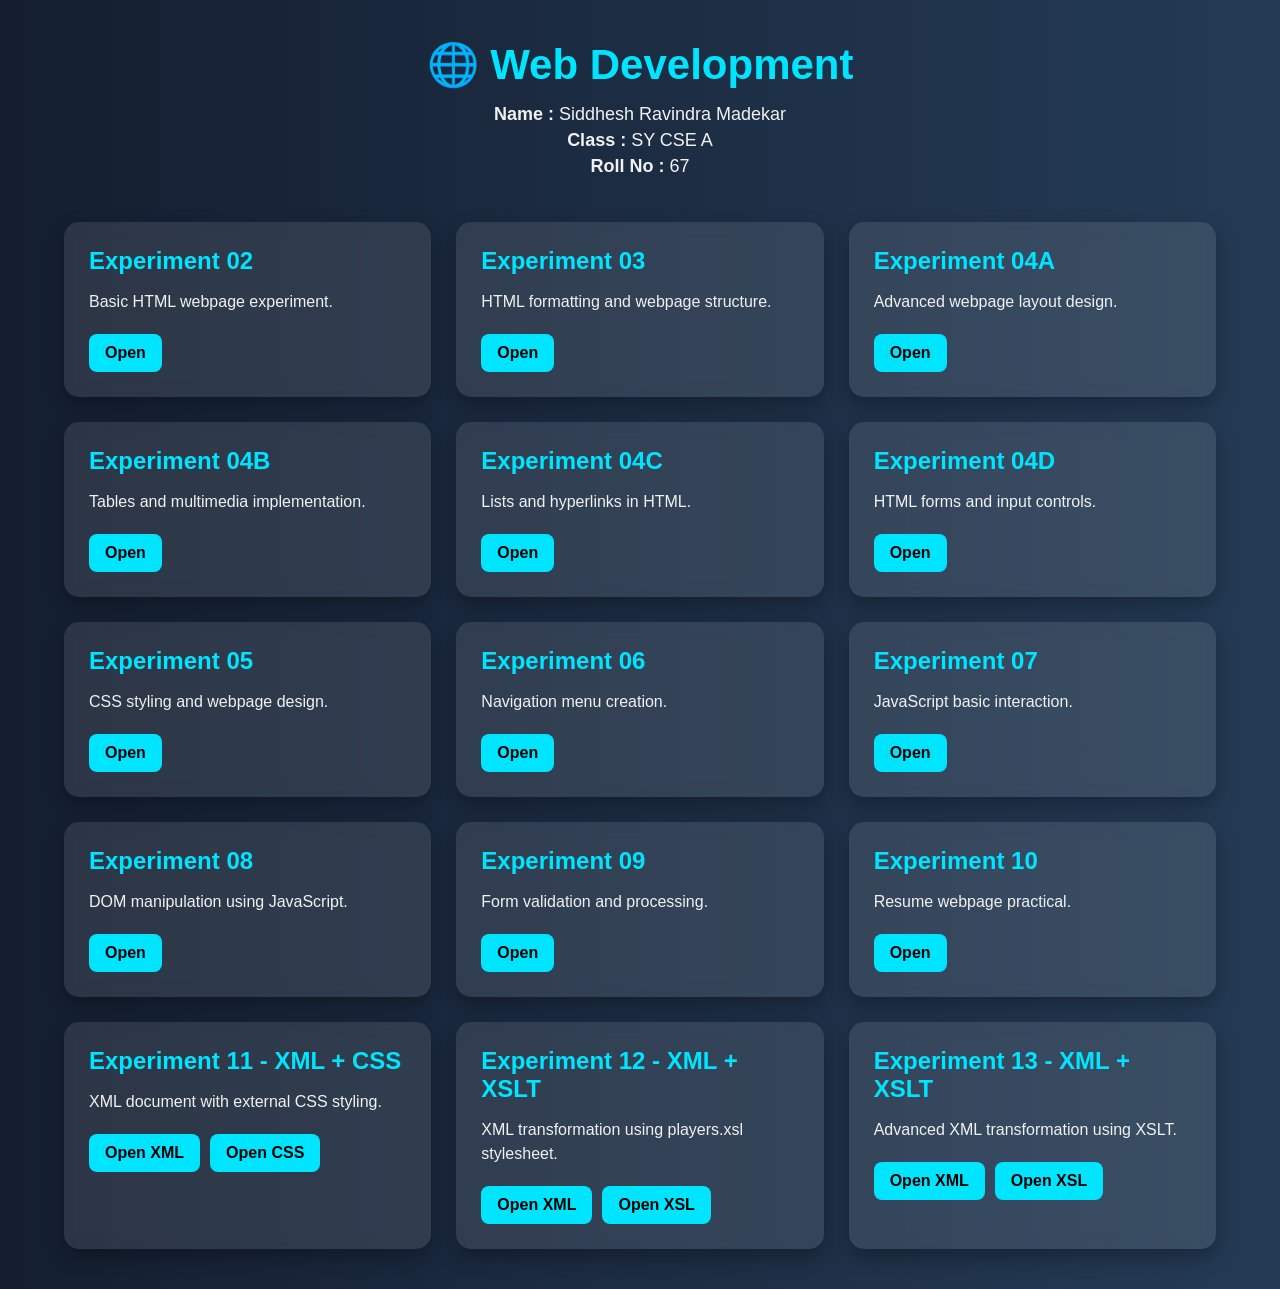
<file: index.html>
<!DOCTYPE html>
<html lang="en">
<head>
    <meta charset="UTF-8">
    <meta name="viewport" content="width=device-width, initial-scale=1.0">
    <title>Web Development Experiments</title>

    <style>

        *{
            margin:0;
            padding:0;
            box-sizing:border-box;
            font-family:Arial, Helvetica, sans-serif;
        }

        body{
            background:linear-gradient(to right,#141e30,#243b55);
            min-height:100vh;
            color:white;
        }

        header{
            text-align:center;
            padding:40px 20px;
        }

        header h1{
            font-size:42px;
            margin-bottom:15px;
            color:#00e5ff;
        }

        header p{
            font-size:18px;
            margin:5px 0;
            color:#f1f1f1;
        }

        .container{
            width:90%;
            margin:auto;
            display:grid;
            grid-template-columns:repeat(auto-fit,minmax(280px,1fr));
            gap:25px;
            padding-bottom:40px;
        }

        .card{
            background:rgba(255,255,255,0.1);
            padding:25px;
            border-radius:15px;
            backdrop-filter:blur(8px);
            box-shadow:0 8px 20px rgba(0,0,0,0.3);
            transition:0.4s;
        }

        .card:hover{
            transform:translateY(-10px);
            background:rgba(255,255,255,0.18);
        }

        .card h2{
            margin-bottom:15px;
            color:#00e5ff;
        }

        .card p{
            margin-bottom:20px;
            line-height:1.5;
            color:#f1f1f1;
        }

        .btn-group{
            display:flex;
            flex-wrap:wrap;
            gap:10px;
        }

        .btn-group a{
            text-decoration:none;
            background:#00e5ff;
            color:black;
            padding:10px 16px;
            border-radius:8px;
            font-weight:bold;
            transition:0.3s;
        }

        .btn-group a:hover{
            background:white;
            transform:scale(1.05);
        }

    </style>
</head>

<body>

    <header>
        <h1>🌐 Web Development</h1>
        <p><b>Name :</b> Siddhesh Ravindra Madekar</p>
        <p><b>Class :</b> SY CSE A</p>
        <p><b>Roll No :</b> 67</p>
    </header>

    <section class="container">

        <div class="card">
            <h2>Experiment 02</h2>
            <p>Basic HTML webpage experiment.</p>
            <div class="btn-group">
                <a href="Experiment02.html">Open</a>
            </div>
        </div>

        <div class="card">
            <h2>Experiment 03</h2>
            <p>HTML formatting and webpage structure.</p>
            <div class="btn-group">
                <a href="Experiment03.html">Open</a>
            </div>
        </div>

        <div class="card">
            <h2>Experiment 04A</h2>
            <p>Advanced webpage layout design.</p>
            <div class="btn-group">
                <a href="Experiment04A.html">Open</a>
            </div>
        </div>

        <div class="card">
            <h2>Experiment 04B</h2>
            <p>Tables and multimedia implementation.</p>
            <div class="btn-group">
                <a href="Experiment04B.html">Open</a>
            </div>
        </div>

        <div class="card">
            <h2>Experiment 04C</h2>
            <p>Lists and hyperlinks in HTML.</p>
            <div class="btn-group">
                <a href="Experiment04C.html">Open</a>
            </div>
        </div>

        <div class="card">
            <h2>Experiment 04D</h2>
            <p>HTML forms and input controls.</p>
            <div class="btn-group">
                <a href="Experiment04D.html">Open</a>
            </div>
        </div>

        <div class="card">
            <h2>Experiment 05</h2>
            <p>CSS styling and webpage design.</p>
            <div class="btn-group">
                <a href="Experiment05.html">Open</a>
            </div>
        </div>

        <div class="card">
            <h2>Experiment 06</h2>
            <p>Navigation menu creation.</p>
            <div class="btn-group">
                <a href="Experiment06.html">Open</a>
            </div>
        </div>

        <div class="card">
            <h2>Experiment 07</h2>
            <p>JavaScript basic interaction.</p>
            <div class="btn-group">
                <a href="Experiment07.html">Open</a>
            </div>
        </div>

        <div class="card">
            <h2>Experiment 08</h2>
            <p>DOM manipulation using JavaScript.</p>
            <div class="btn-group">
                <a href="Experiment08.html">Open</a>
            </div>
        </div>

        <div class="card">
            <h2>Experiment 09</h2>
            <p>Form validation and processing.</p>
            <div class="btn-group">
                <a href="Experiment09.html">Open</a>
            </div>
        </div>

        <div class="card">
            <h2>Experiment 10</h2>
            <p>Resume webpage practical.</p>
            <div class="btn-group">
                <a href="Experiment10.html">Open</a>
            </div>
        </div>

        <div class="card">
            <h2>Experiment 11 - XML + CSS</h2>
            <p>XML document with external CSS styling.</p>
            <div class="btn-group">
                <a href="Experiment11.xml">Open XML</a>
                <a href="style.css">Open CSS</a>
            </div>
        </div>

        <div class="card">
            <h2>Experiment 12 - XML + XSLT</h2>
            <p>XML transformation using players.xsl stylesheet.</p>
            <div class="btn-group">
                <a href="Experiment12.xml">Open XML</a>
                <a href="players.xsl">Open XSL</a>
            </div>
        </div>

        <div class="card">
            <h2>Experiment 13 - XML + XSLT</h2>
            <p>Advanced XML transformation using XSLT.</p>
            <div class="btn-group">
                <a href="Experiment13.xml">Open XML</a>
                <a href="Experiment13.xsl">Open XSL</a>
            </div>
        </div>

    </section>

</body>
</html>
</file>
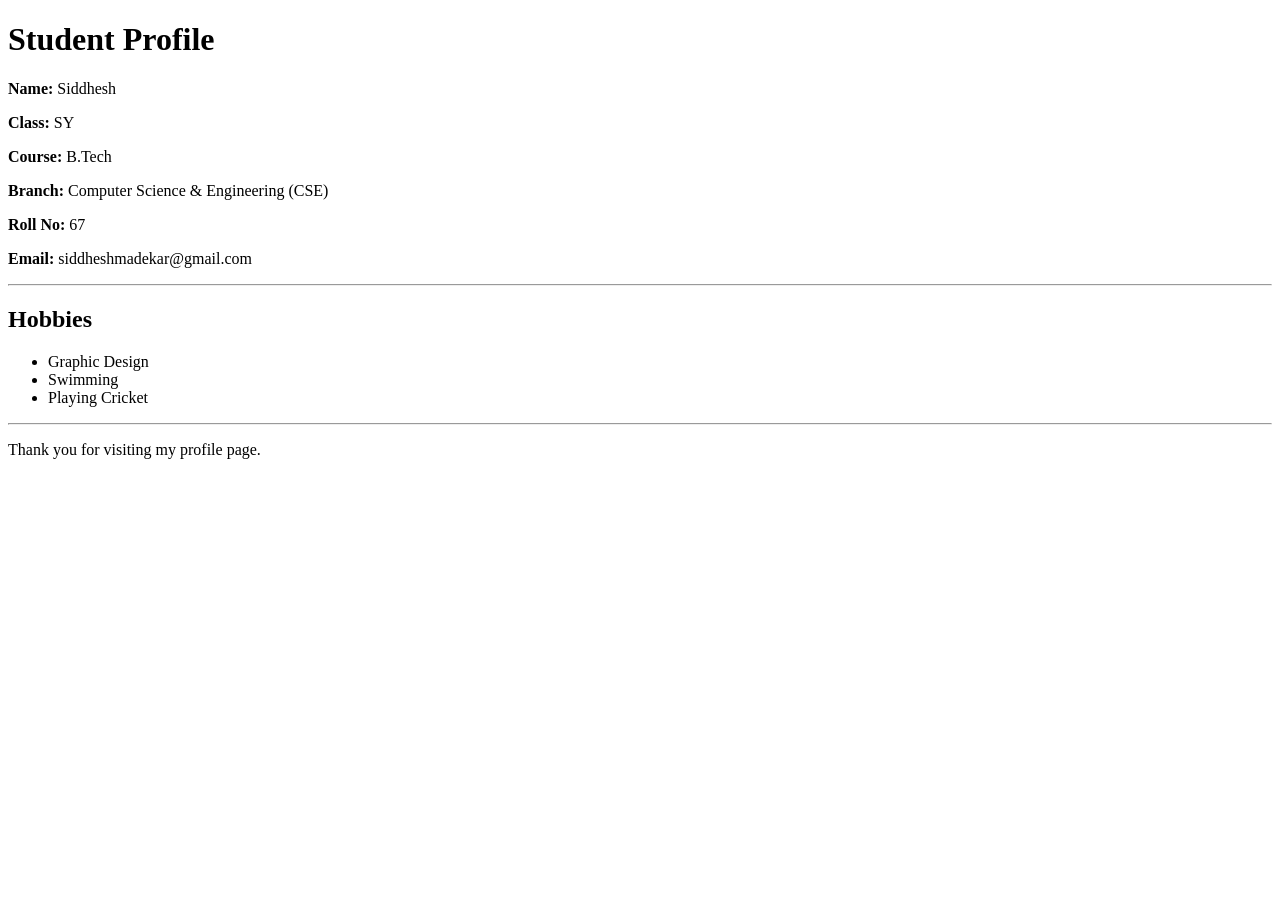
<file: Experiment02.html>
<!DOCTYPE html>
<html>
<head>
    <title>Siddhesh's Profile</title>
</head>

<body>

    <h1>Student Profile</h1>

    <p><b>Name:</b> Siddhesh</p>
    <p><b>Class:</b> SY</p>
    <p><b>Course:</b> B.Tech</p>
    <p><b>Branch:</b> Computer Science & Engineering (CSE)</p>
    <p><b>Roll No:</b> 67</p>
    <p><b>Email:</b> siddheshmadekar@gmail.com</p>

    <hr>

    <h2>Hobbies</h2>
    <ul>
        <li>Graphic Design</li>
        <li>Swimming</li>
        <li>Playing Cricket</li>
    </ul>

    <hr>

    <p>Thank you for visiting my profile page.</p>

</body>
</html>
</file>
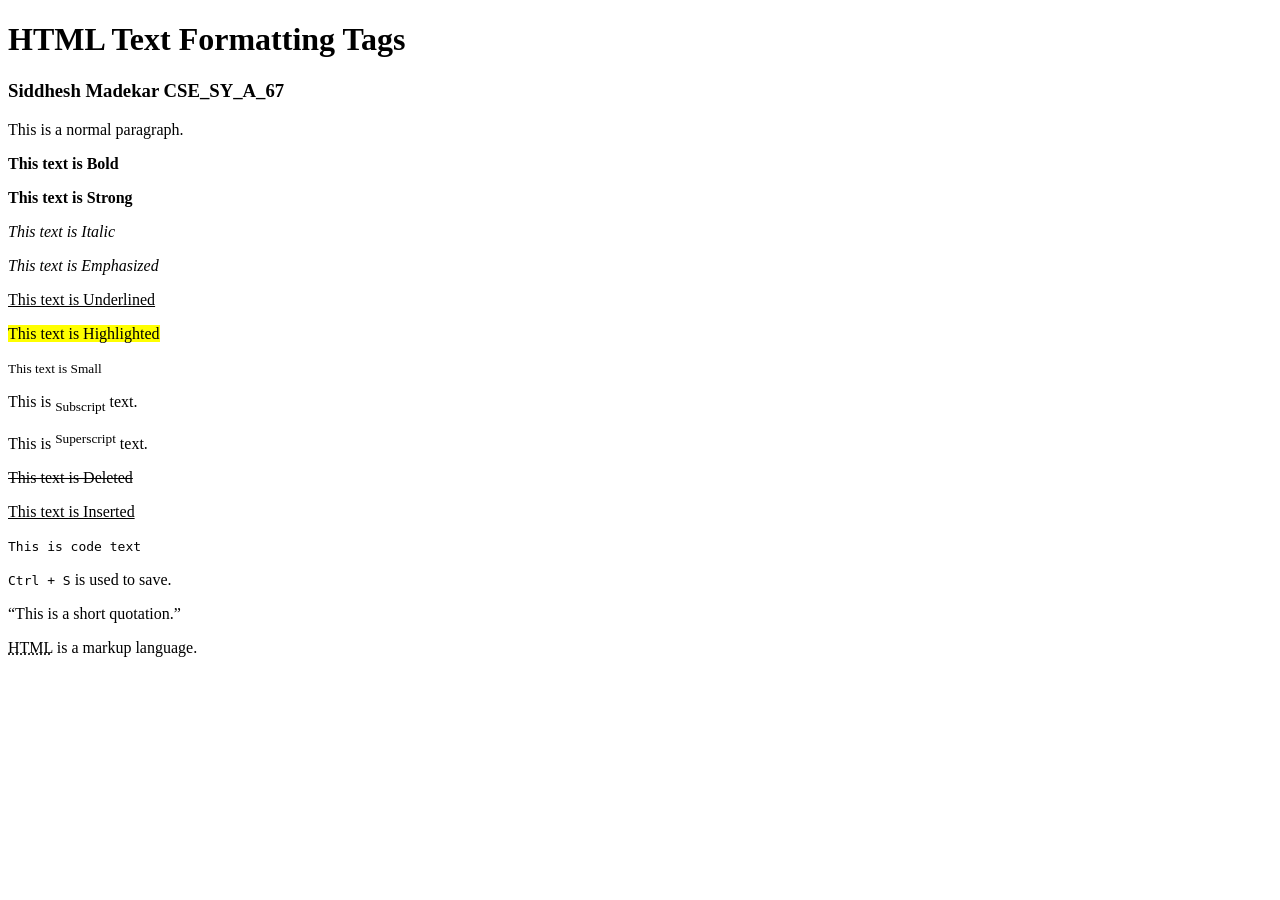
<file: Experiment03.html>
<!DOCTYPE html>
<html>
<head>
    <title>HTML Text Formatting</title>
</head>
<body>
    
    <h1>HTML Text Formatting Tags</h1>
    <h3>Siddhesh Madekar CSE_SY_A_67</h3>
    <p>This is a normal paragraph.</p>

    <p><b>This text is Bold</b></p>

    <p><strong>This text is Strong</strong></p>

    <p><i>This text is Italic</i></p>

    <p><em>This text is Emphasized</em></p>

    <p><u>This text is Underlined</u></p>

    <p><mark>This text is Highlighted</mark></p>

    <p><small>This text is Small</small></p>

    <p>This is <sub>Subscript</sub> text.</p>

    <p>This is <sup>Superscript</sup> text.</p>

    <p><del>This text is Deleted</del></p>

    <p><ins>This text is Inserted</ins></p>

    <p><code>This is code text</code></p>

    <p><kbd>Ctrl + S</kbd> is used to save.</p>

    <p><q>This is a short quotation.</q></p>

    <p><abbr title="HyperText Markup Language">HTML</abbr> is a markup language.</p>

</body>
</html>
</file>
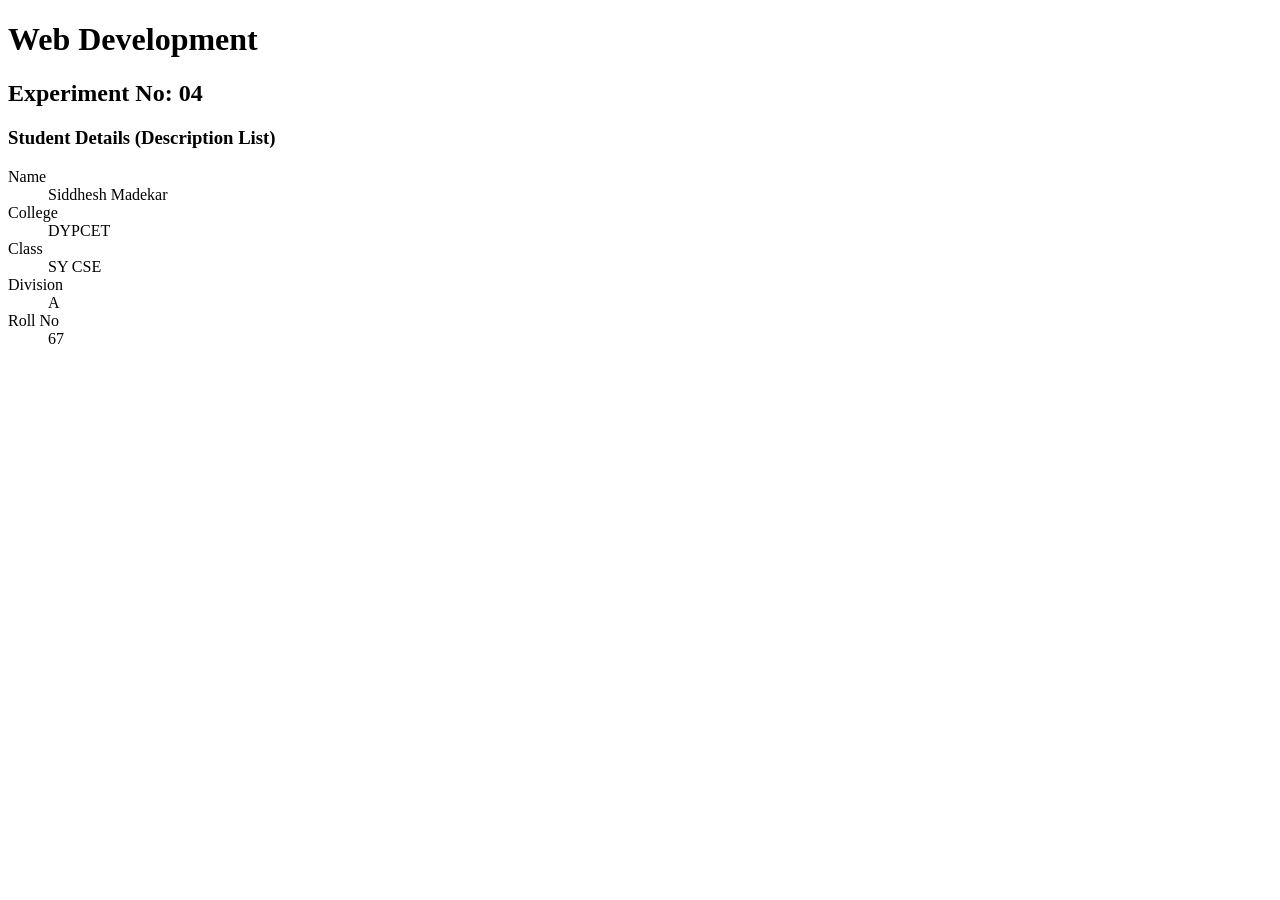
<file: Experiment04A.html>
<!DOCTYPE html>
<html>
<head>
  <title>Description List - Experiment 04</title>
</head>
<body>

<h1>Web Development</h1>
<h2>Experiment No: 04</h2>

<h3>Student Details (Description List)</h3>
<dl>
  <dt>Name</dt>
  <dd>Siddhesh Madekar</dd>

  <dt>College</dt>
  <dd>DYPCET</dd>

  <dt>Class</dt>
  <dd>SY CSE</dd>

  <dt>Division</dt>
  <dd>A</dd>

  <dt>Roll No</dt>
  <dd>67</dd>
</dl>

</body>
</html>
</file>
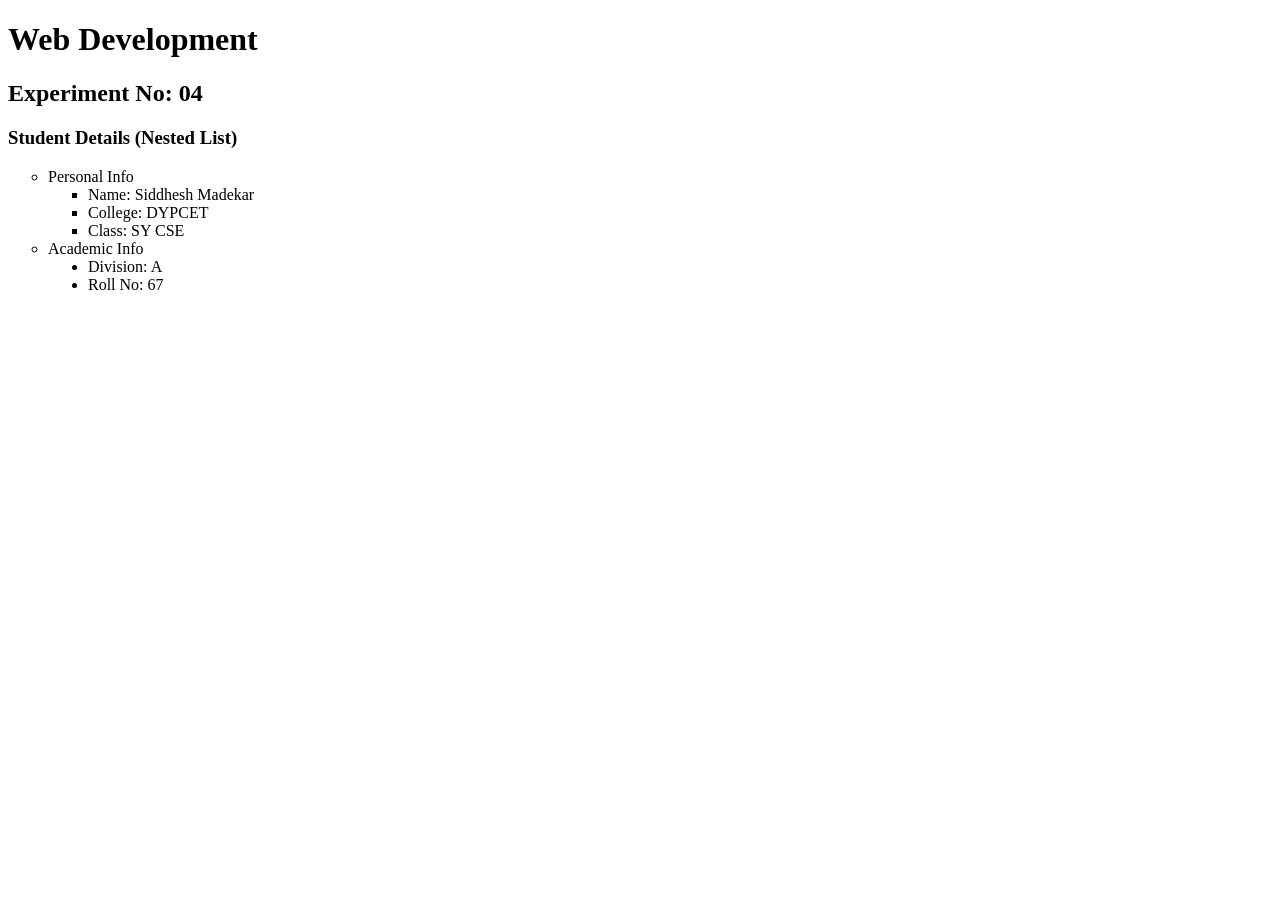
<file: Experiment04B.html>
<!DOCTYPE html>
<html>
<head>
  <title>Nested List - Experiment 04</title>
</head>
<body>

<h1>Web Development</h1>
<h2>Experiment No: 04</h2>

<h3>Student Details (Nested List)</h3>
<ul type="circle">
  <li>Personal Info
    <ul type="square">
      <li>Name: Siddhesh Madekar</li>
      <li>College: DYPCET</li>
      <li>Class: SY CSE</li>
    </ul>
  </li>
  <li>Academic Info
    <ul type="disc">
      <li>Division: A</li>
      <li>Roll No: 67</li>
    </ul>
  </li>
</ul>

</body>
</html>
</file>
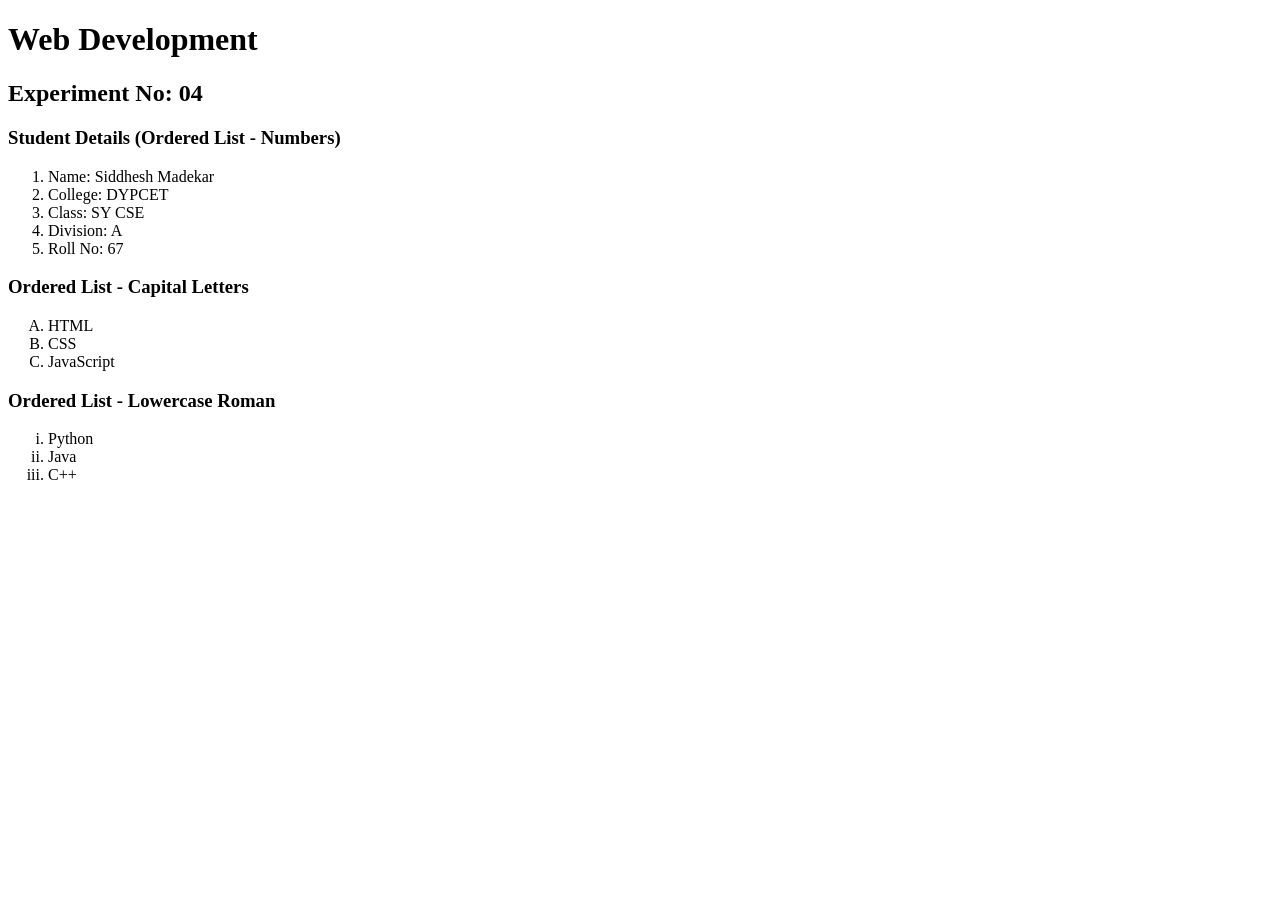
<file: Experiment04C.html>
<!DOCTYPE html>
<html>
<head>
  <title>Ordered List - Experiment 04</title>
</head>
<body>

<h1>Web Development</h1>
<h2>Experiment No: 04</h2>

<h3>Student Details (Ordered List - Numbers)</h3>
<ol type="1">
  <li>Name: Siddhesh Madekar</li>
  <li>College: DYPCET</li>
  <li>Class: SY CSE</li>
  <li>Division: A</li>
  <li>Roll No: 67</li>
</ol>

<h3>Ordered List - Capital Letters</h3>
<ol type="A">
  <li>HTML</li>
  <li>CSS</li>
  <li>JavaScript</li>
</ol>

<h3>Ordered List - Lowercase Roman</h3>
<ol type="i">
  <li>Python</li>
  <li>Java</li>
  <li>C++</li>
</ol>

</body>
</html>
</file>
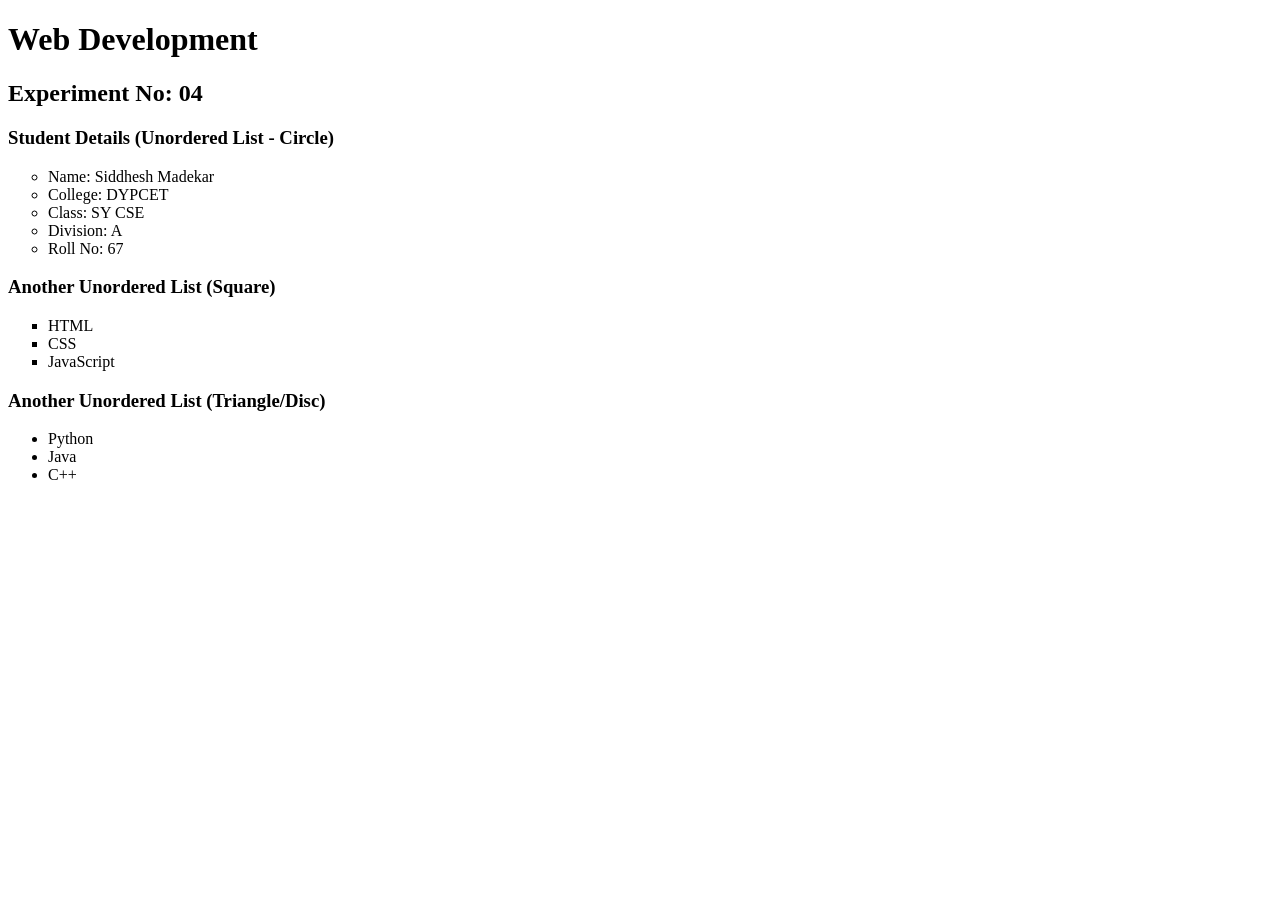
<file: Experiment04D.html>
<!DOCTYPE html>
<html>
<head>
  <title>Unordered List - Experiment 04</title>
</head>
<body>

<h1>Web Development</h1>
<h2>Experiment No: 04</h2>

<h3>Student Details (Unordered List - Circle)</h3>
<ul type="circle">
  <li>Name: Siddhesh Madekar</li>
  <li>College: DYPCET</li>
  <li>Class: SY CSE</li>
  <li>Division: A</li>
  <li>Roll No: 67</li>
</ul>

<h3>Another Unordered List (Square)</h3>
<ul type="square">
  <li>HTML</li>
  <li>CSS</li>
  <li>JavaScript</li>
</ul>

<h3>Another Unordered List (Triangle/Disc)</h3>
<ul type="disc">
  <li>Python</li>
  <li>Java</li>
  <li>C++</li>
</ul>

</body>
</html>
</file>
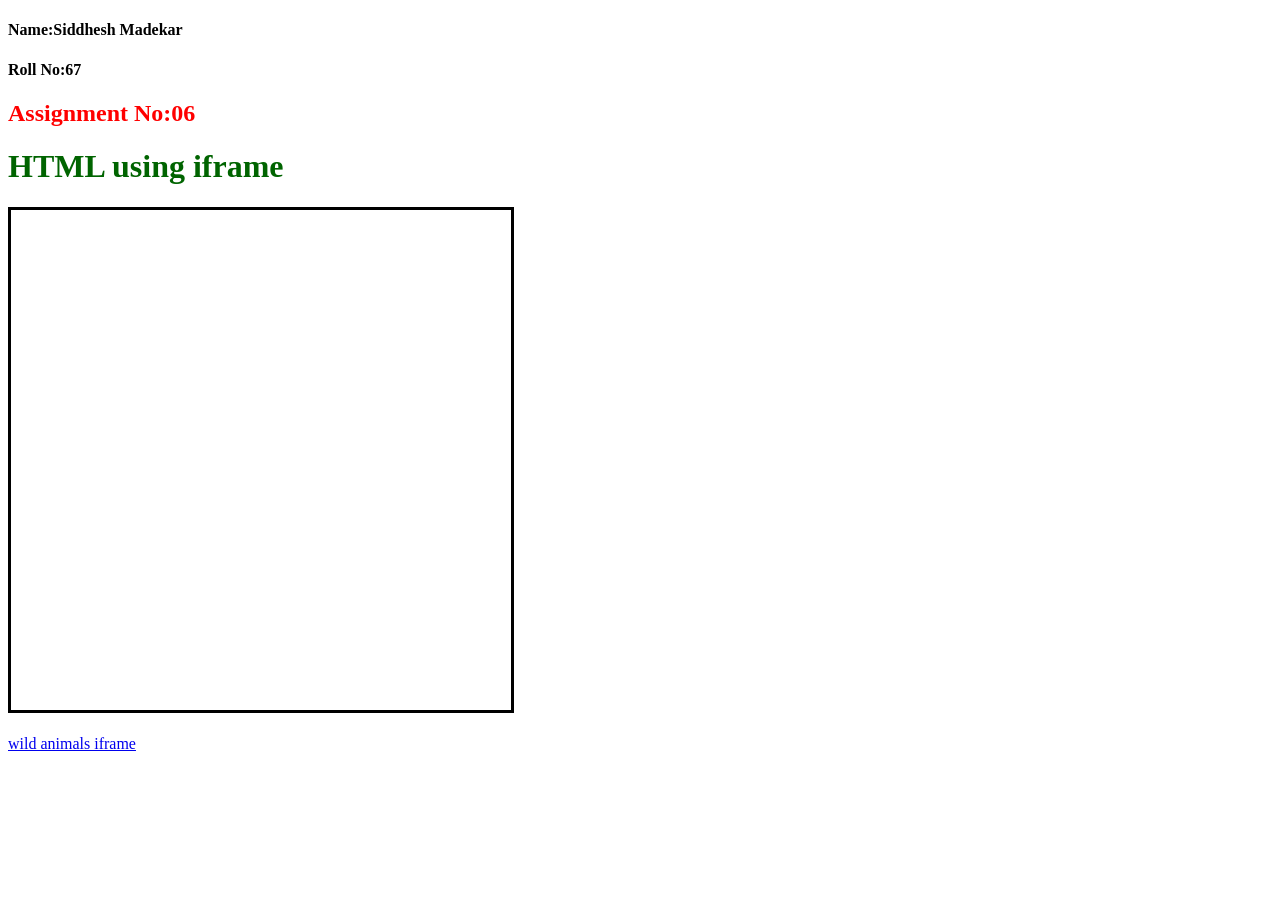
<file: Experiment06.html>
<!DOCTYPE html>
<html lang="en">
<head>
    <meta charset="UTF-8">
    <meta name="viewport" content="width=device-width, initial-scale=1.0">
    <title> Experiment 6 </title>
</head>
<body>
  <h4>Name:Siddhesh Madekar</h4>
  <h4>Roll No:67</h4>
  <h2 style="color:red">Assignment No:06</h2>
    <h1 style="color:darkgreen; text-align: left"> HTML using iframe </h1>
    <iframe src="https://i.etsystatic.com/36082954/r/il/d0d570/6466187184/il_1080xN.6466187184_trif.jpg" allowfullscreen name="ifram_wild" scrolling="auto" title="wild animals" width="500" marginwidth="40" height="500" style="border:3px solid black">
    </iframe>
<br>
<br>
    <a href="https://www.discovery.org/m/2024/01/group-of-wildlife-animals-in-the-jungle-together-stockpack-adobe-stock-1600x1016.jpg" target="iframe_wild">
        wild animals iframe
    </a>
</body>
</html>
</file>
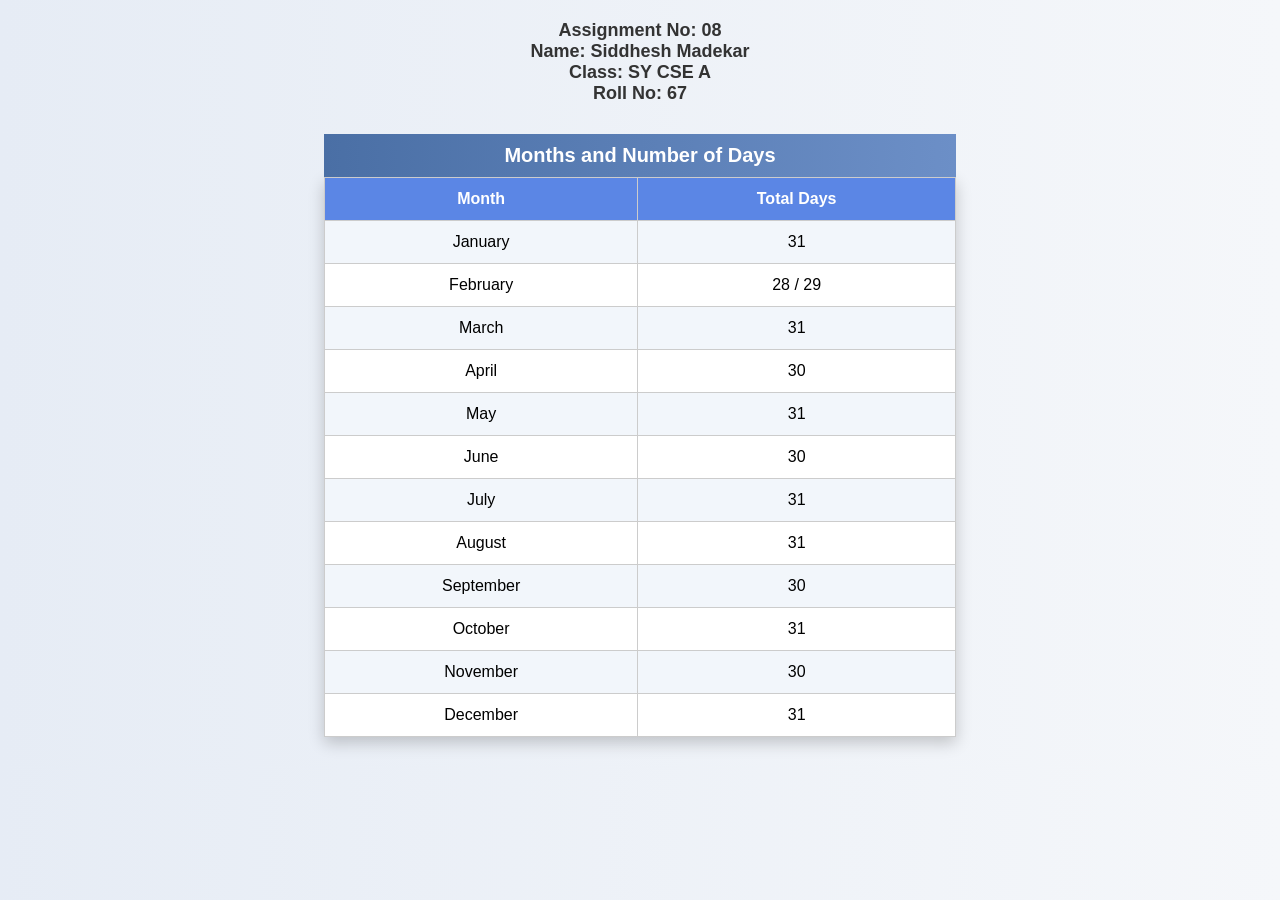
<file: Experiment08.html>
<!DOCTYPE html>
<html>
<head>
  <title>Months and Days</title>

  <style>
    body {
      font-family: Arial;
      background: linear-gradient(to right, #e6ecf5, #f5f7fa);
      text-align: center;
    }

    .info {
      margin-top: 20px;
      font-size: 18px;
      font-weight: bold;
      color: #333;
    }

    table {
      border-collapse: collapse;
      width: 50%;
      margin: 30px auto;
      background: white;
      box-shadow: 0 6px 15px rgba(0,0,0,0.2);
    }

    caption {
      background: linear-gradient(to right, #4a6fa5, #6c8fc7);
      color: white;
      padding: 10px;
      font-size: 20px;
      font-weight: bold;
    }

    th, td {
      border: 1px solid #ccc;
      padding: 12px;
      text-align: center;
    }

    th {
      background-color: #5b86e5;
      color: white;
    }

    tr:nth-child(even) {
      background-color: #f2f6fb;
    }

    tr:hover {
      background-color: #dce6f7;
    }
  </style>
</head>

<body>

<div class="info">
  Assignment No: 08 <br>
  Name: Siddhesh Madekar <br>
  Class: SY CSE A <br>
  Roll No: 67
</div>

<table>
  <caption>Months and Number of Days</caption>

  <tr>
    <th>Month</th>
    <th>Total Days</th>
  </tr>

  <tr><td>January</td><td>31</td></tr>
  <tr><td>February</td><td>28 / 29</td></tr>
  <tr><td>March</td><td>31</td></tr>
  <tr><td>April</td><td>30</td></tr>
  <tr><td>May</td><td>31</td></tr>
  <tr><td>June</td><td>30</td></tr>
  <tr><td>July</td><td>31</td></tr>
  <tr><td>August</td><td>31</td></tr>
  <tr><td>September</td><td>30</td></tr>
  <tr><td>October</td><td>31</td></tr>
  <tr><td>November</td><td>30</td></tr>
  <tr><td>December</td><td>31</td></tr>

</table>

</body>
</html>
</file>
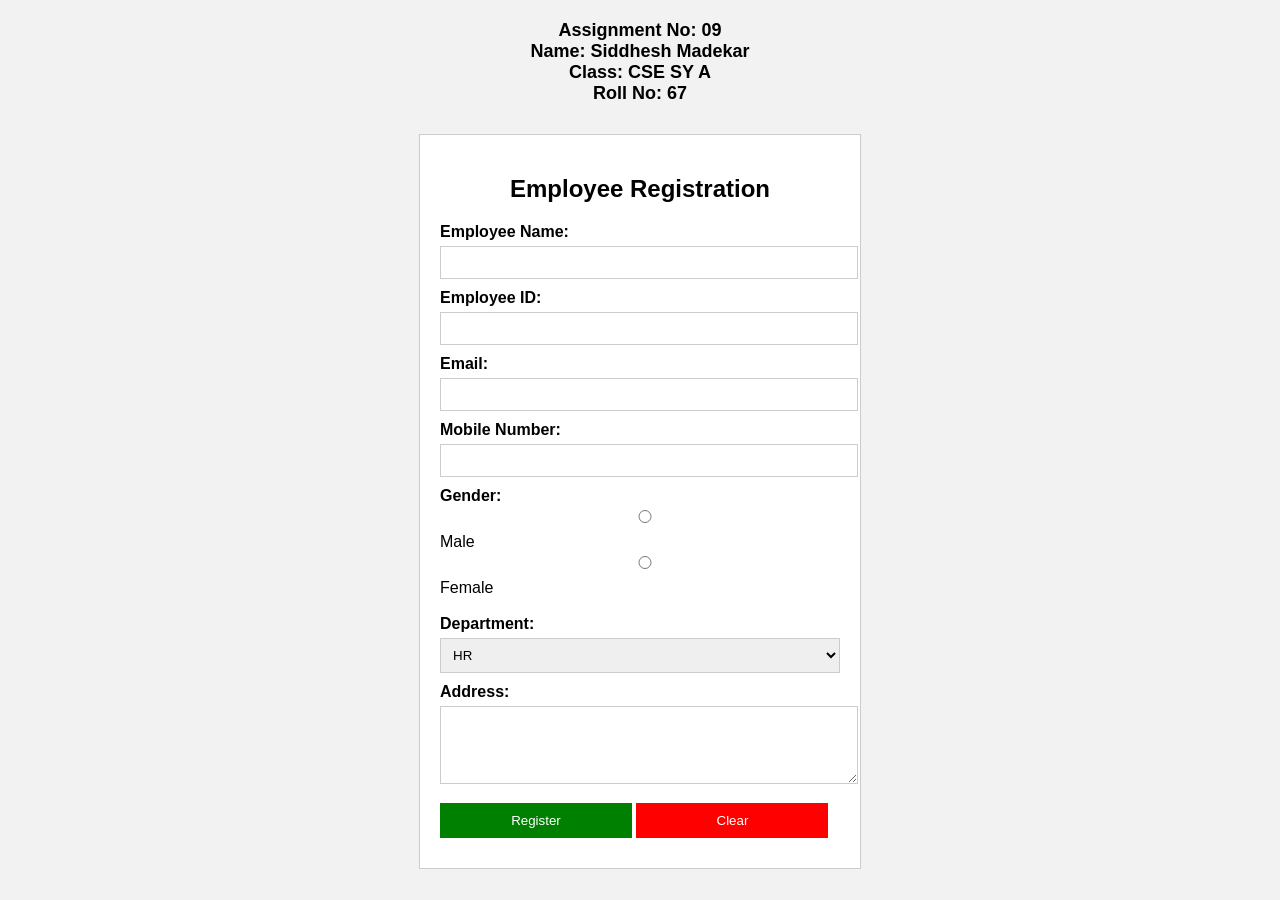
<file: Experiment09.html>
<!DOCTYPE html>
<html>
<head>
  <title>Employee Registration</title>

  <style>
    body {
      font-family: Arial;
      background-color: #f2f2f2;
      text-align: center;
    }

    .info {
      margin-top: 20px;
      font-size: 18px;
      font-weight: bold;
    }

    .form-box {
      width: 400px;
      margin: 30px auto;
      padding: 20px;
      background-color: white;
      border: 1px solid #ccc;
      text-align: left;
    }

    h2 {
      text-align: center;
    }

    label {
      font-weight: bold;
    }

    input, select, textarea {
      width: 100%;
      padding: 8px;
      margin-top: 5px;
      margin-bottom: 10px;
      border: 1px solid #ccc;
    }

    .btn {
      width: 48%;
      padding: 10px;
      border: none;
      cursor: pointer;
    }

    .submit-btn {
      background-color: green;
      color: white;
    }

    .reset-btn {
      background-color: red;
      color: white;
    }
  </style>
</head>

<body>

  <div class="info">
    Assignment No: 09 <br>
    Name: Siddhesh Madekar <br>
    Class: CSE SY A <br>
    Roll No: 67
  </div>

  <div class="form-box">
    <h2>Employee Registration</h2>

    <form>
      <label>Employee Name:</label>
      <input type="text" name="ename">

      <label>Employee ID:</label>
      <input type="text" name="eid">

      <label>Email:</label>
      <input type="email" name="email">

      <label>Mobile Number:</label>
      <input type="tel" name="mobile">

      <label>Gender:</label><br>
      <input type="radio" name="gender"> Male
      <input type="radio" name="gender"> Female<br><br>

      <label>Department:</label>
      <select name="dept">
        <option>HR</option>
        <option>IT</option>
        <option>Sales</option>
        <option>Finance</option>
      </select>

      <label>Address:</label>
      <textarea rows="4"></textarea>

      <input type="submit" value="Register" class="btn submit-btn">
      <input type="reset" value="Clear" class="btn reset-btn">
    </form>
  </div>

</body>
</html>
</file>
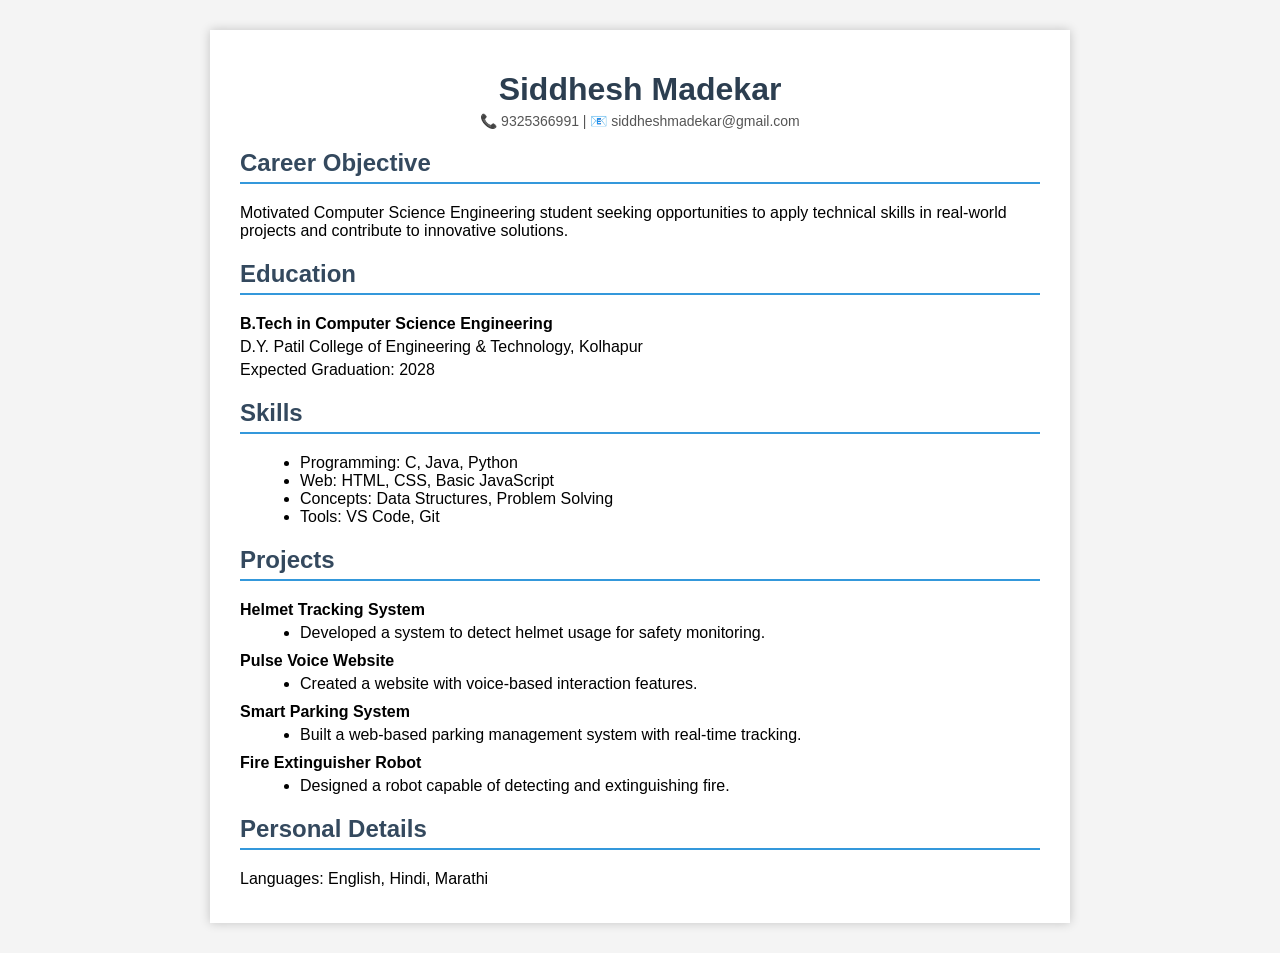
<file: Experiment10.html>
<!DOCTYPE html>
<html lang="en">
<head>
    <meta charset="UTF-8">
    <title>Siddhesh Madekar Resume</title>
    <style>
        body {
            font-family: Arial, sans-serif;
            margin: 0;
            background: #f4f4f4;
        }

        .container {
            width: 800px;
            margin: 30px auto;
            background: white;
            padding: 20px 30px;
            box-shadow: 0 0 10px rgba(0,0,0,0.2);
        }

        h1 {
            color: #2c3e50;
            margin-bottom: 5px;
        }

        h2 {
            color: #34495e;
            border-bottom: 2px solid #3498db;
            padding-bottom: 5px;
            margin-top: 20px;
        }

        p {
            margin: 5px 0;
        }

        .header {
            text-align: center;
        }

        .contact {
            font-size: 14px;
            color: #555;
        }

        ul {
            margin: 5px 0 10px 20px;
        }

        .section {
            margin-bottom: 15px;
        }

        .bold {
            font-weight: bold;
        }
    </style>
</head>

<body>

<div class="container">

    <!-- Header -->
    <div class="header">
        <h1>Siddhesh Madekar</h1>
        <p class="contact">
            📞 9325366991 | 📧 siddheshmadekar@gmail.com
        </p>
    </div>

    <!-- Objective -->
    <div class="section">
        <h2>Career Objective</h2>
        <p>
            Motivated Computer Science Engineering student seeking opportunities to apply technical skills 
            in real-world projects and contribute to innovative solutions.
        </p>
    </div>

    <!-- Education -->
    <div class="section">
        <h2>Education</h2>
        <p class="bold">B.Tech in Computer Science Engineering</p>
        <p>D.Y. Patil College of Engineering & Technology, Kolhapur</p>
        <p>Expected Graduation: 2028</p>
    </div>

    <!-- Skills -->
    <div class="section">
        <h2>Skills</h2>
        <ul>
            <li>Programming: C, Java, Python</li>
            <li>Web: HTML, CSS, Basic JavaScript</li>
            <li>Concepts: Data Structures, Problem Solving</li>
            <li>Tools: VS Code, Git</li>
        </ul>
    </div>

    <!-- Projects -->
    <div class="section">
        <h2>Projects</h2>

        <p class="bold">Helmet Tracking System</p>
        <ul>
            <li>Developed a system to detect helmet usage for safety monitoring.</li>
        </ul>

        <p class="bold">Pulse Voice Website</p>
        <ul>
            <li>Created a website with voice-based interaction features.</li>
        </ul>

        <p class="bold">Smart Parking System</p>
        <ul>
            <li>Built a web-based parking management system with real-time tracking.</li>
        </ul>

        <p class="bold">Fire Extinguisher Robot</p>
        <ul>
            <li>Designed a robot capable of detecting and extinguishing fire.</li>
        </ul>

    </div>

    <!-- Personal Details -->
    <div class="section">
        <h2>Personal Details</h2>
        <p>Languages: English, Hindi, Marathi</p>
    </div>

</div>

</body>
</html>
</file>
